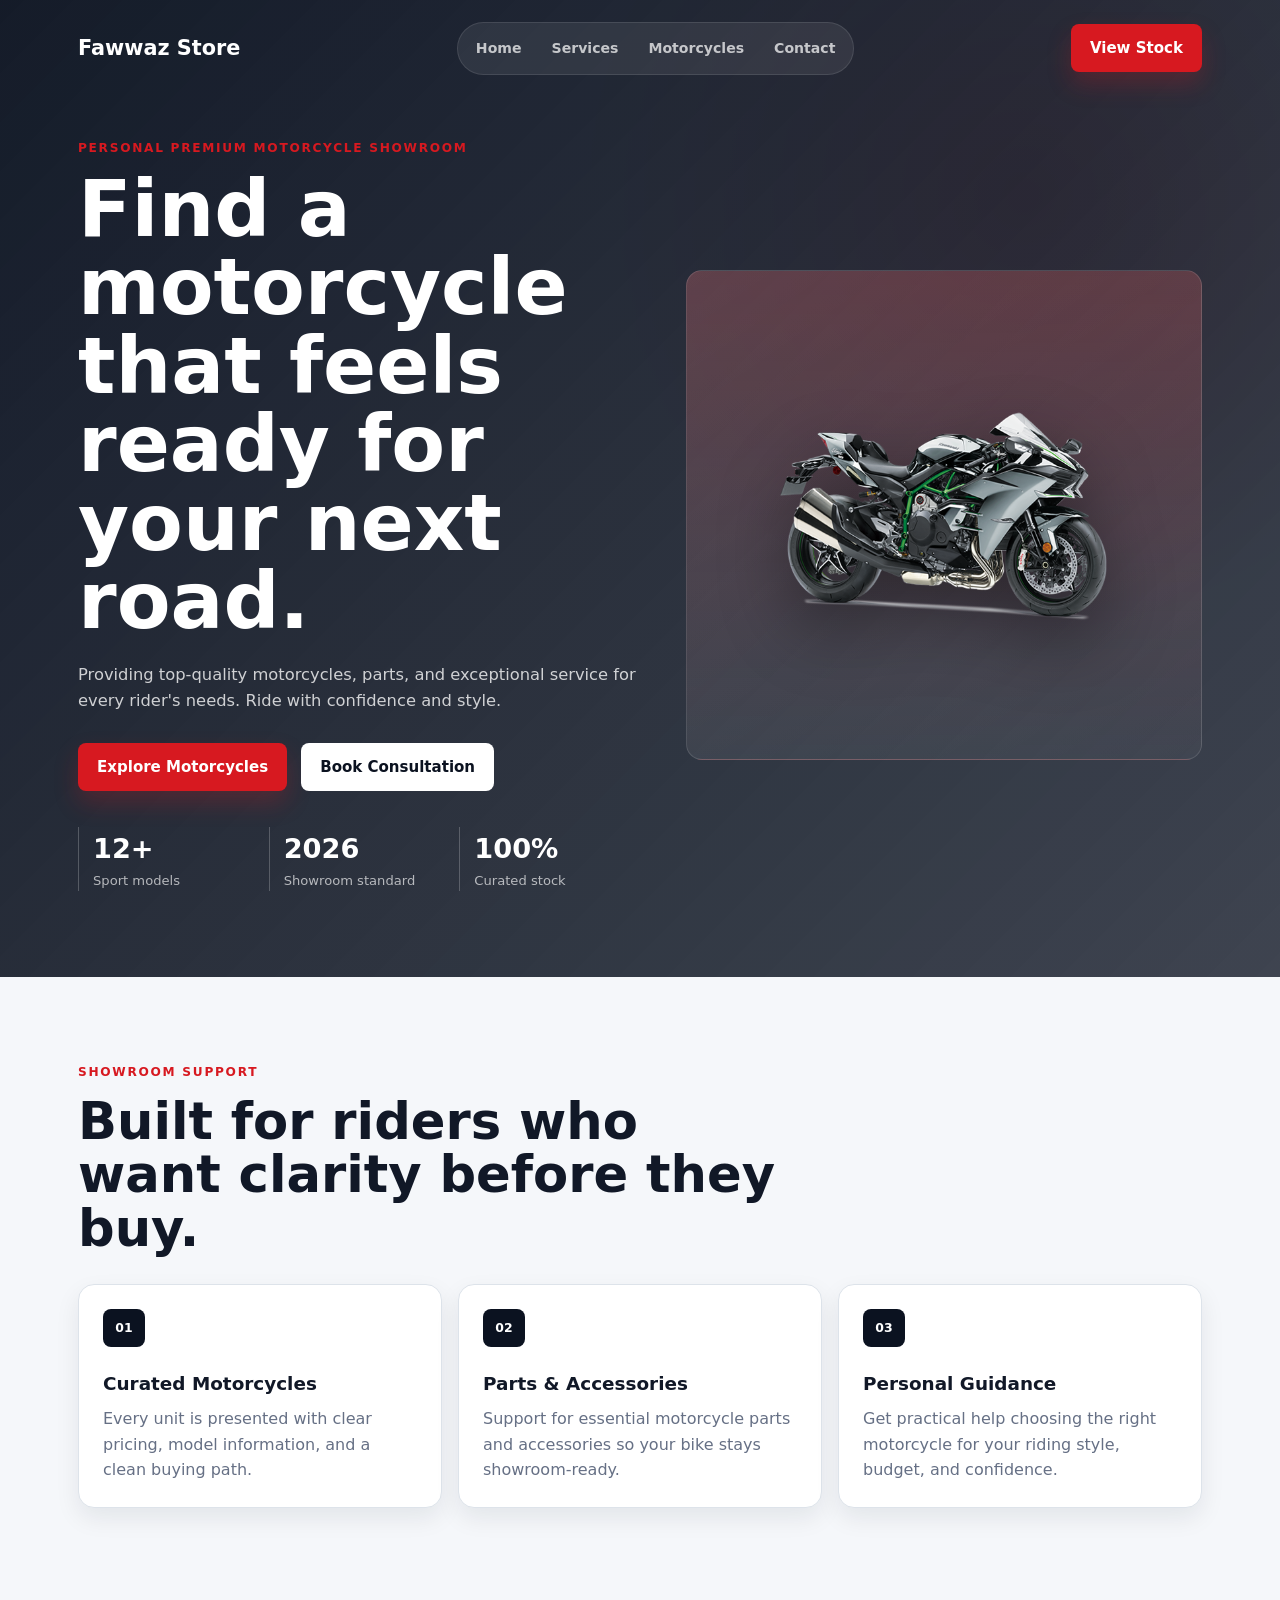
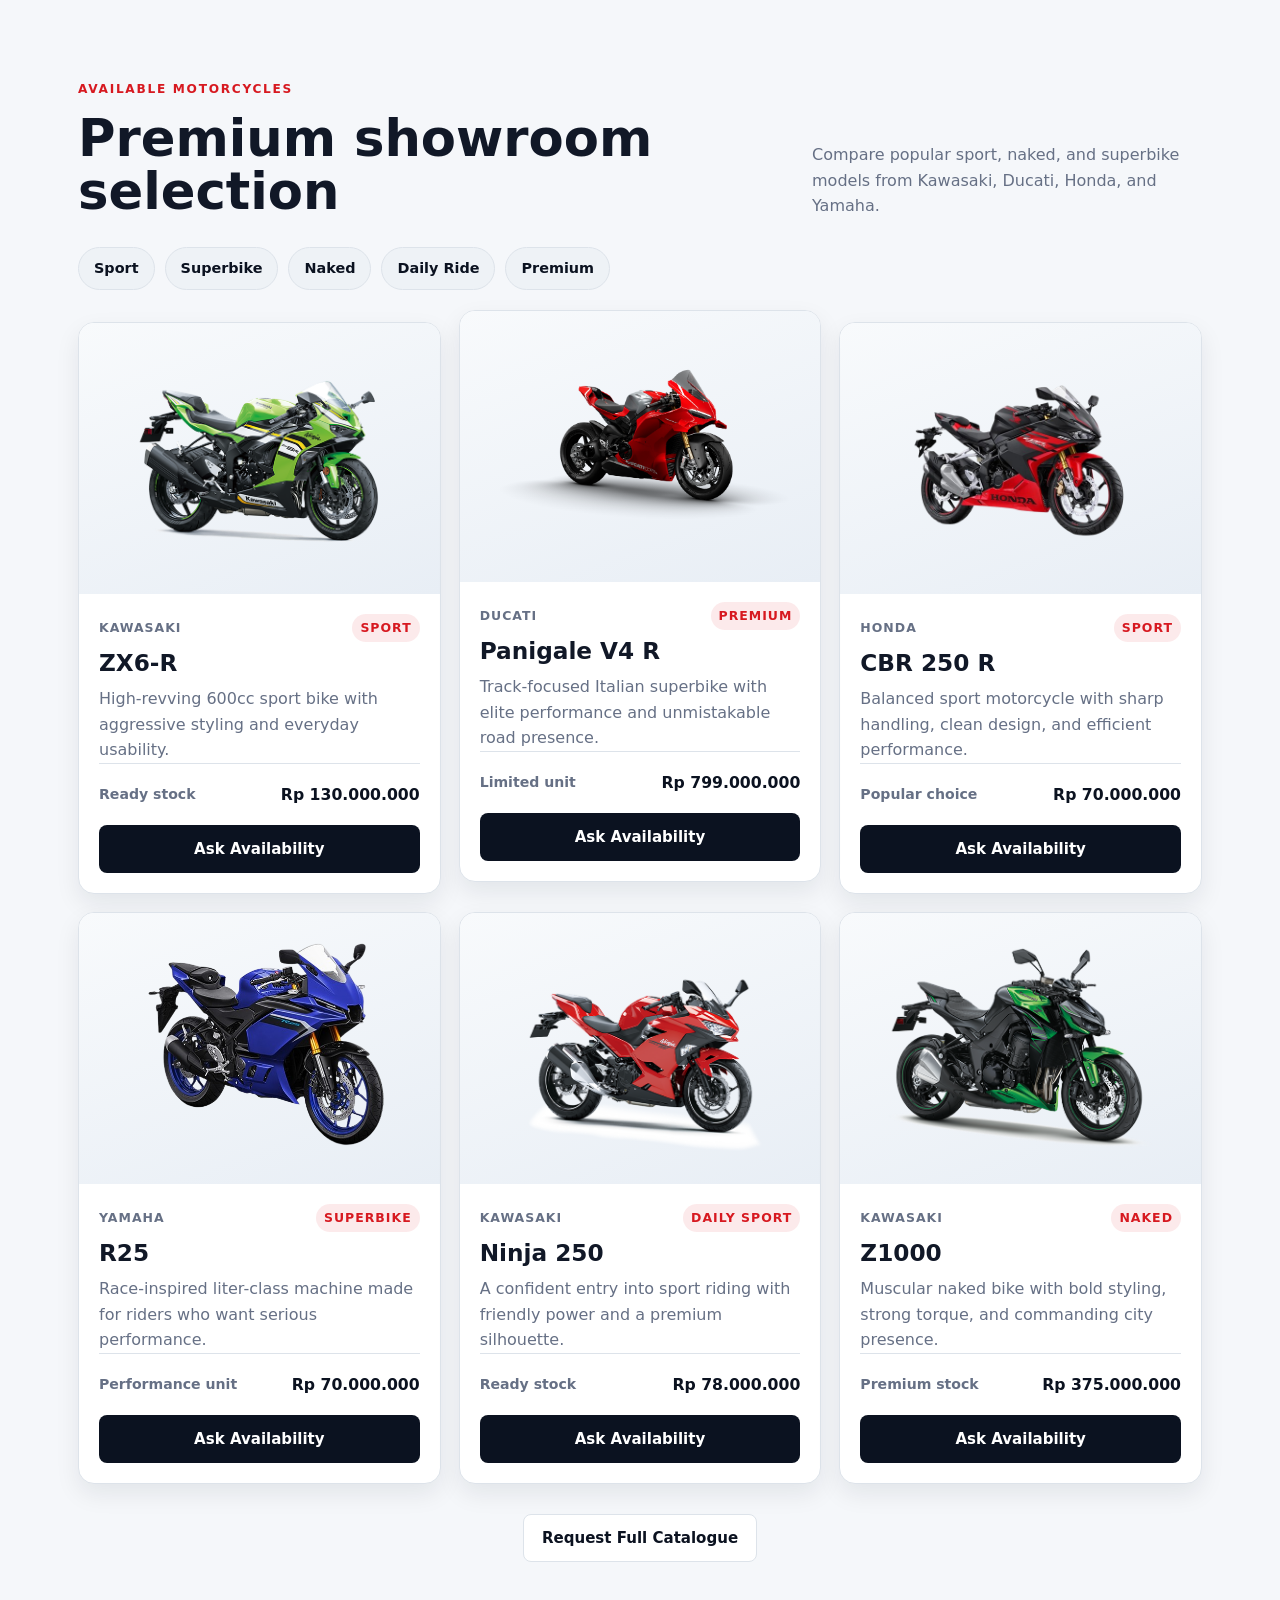
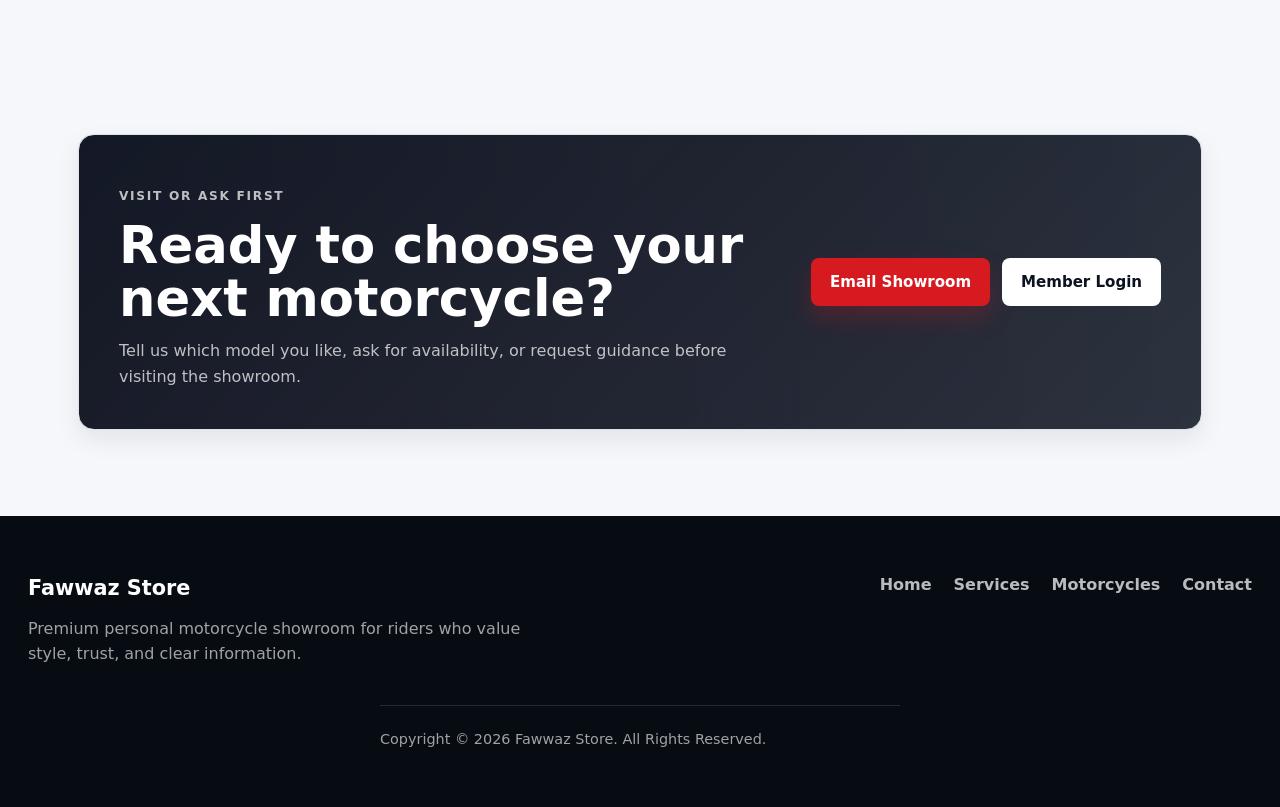
<file: index.html>
<!DOCTYPE html>
<html lang="en">

<head>
    <meta charset="UTF-8">
    <meta name="viewport" content="width=device-width, initial-scale=1.0">
    <meta name="description" content="Fawwaz Store is a personal motorcycle showroom with premium sport motorcycles, trusted service, and simple buying support.">
    <link rel="stylesheet" href="index.css">
    <title>Fawwaz Store | Premium Motorcycle Showroom</title>
</head>

<body>
    <header class="site-header" id="home">
        <nav class="navbar" aria-label="Main navigation">
            <a href="#home" class="logo" aria-label="Fawwaz Store home">Fawwaz Store</a>

            <div class="nav-links">
                <a href="#home">Home</a>
                <a href="#services">Services</a>
                <a href="#product">Motorcycles</a>
                <a href="#contact">Contact</a>
            </div>

            <div class="nav-actions">
                <!-- <a class="btn btn-ghost" href="login.html">Login</a> -->
                <a class="btn btn-primary" href="#product">View Stock</a>
            </div>
        </nav>

        <section class="hero" aria-labelledby="hero-title">
            <div class="hero-content">
                <p class="eyebrow">Personal premium motorcycle showroom</p>
                <h1 id="hero-title">Find a motorcycle that feels ready for your next road.</h1>
                <p class="hero-copy">Providing top-quality motorcycles, parts, and exceptional service for every rider's needs. Ride with confidence and style.</p>

                <div class="hero-actions">
                    <a class="btn btn-primary" href="#product">Explore Motorcycles</a>
                    <a class="btn btn-secondary" href="#contact">Book Consultation</a>
                </div>

                <dl class="hero-stats" aria-label="Showroom highlights">
                    <div>
                        <dt>12+</dt>
                        <dd>Sport models</dd>
                    </div>
                    <div>
                        <dt>2026</dt>
                        <dd>Showroom standard</dd>
                    </div>
                    <div>
                        <dt>100%</dt>
                        <dd>Curated stock</dd>
                    </div>
                </dl>
            </div>

            <div class="hero-visual" aria-label="Featured Kawasaki Ninja H2 motorcycle">
                <img src="image/h2.png" alt="Kawasaki Ninja H2 sport motorcycle">
            </div>
        </section>
    </header>

    <main>
        <section class="section services" id="services" aria-labelledby="services-title">
            <div class="section-heading">
                <p class="eyebrow">Showroom support</p>
                <h2 id="services-title">Built for riders who want clarity before they buy.</h2>
            </div>

            <div class="service-grid">
                <article class="service-card">
                    <span class="service-icon" aria-hidden="true">01</span>
                    <h3>Curated Motorcycles</h3>
                    <p>Every unit is presented with clear pricing, model information, and a clean buying path.</p>
                </article>

                <article class="service-card">
                    <span class="service-icon" aria-hidden="true">02</span>
                    <h3>Parts & Accessories</h3>
                    <p>Support for essential motorcycle parts and accessories so your bike stays showroom-ready.</p>
                </article>

                <article class="service-card">
                    <span class="service-icon" aria-hidden="true">03</span>
                    <h3>Personal Guidance</h3>
                    <p>Get practical help choosing the right motorcycle for your riding style, budget, and confidence.</p>
                </article>
            </div>
        </section>

        <section class="section inventory" id="product" aria-labelledby="inventory-title">
            <div class="section-heading section-heading-wide">
                <div>
                    <p class="eyebrow">Available motorcycles</p>
                    <h2 id="inventory-title">Premium showroom selection</h2>
                </div>
                <p>Compare popular sport, naked, and superbike models from Kawasaki, Ducati, Honda, and Yamaha.</p>
            </div>

            <div class="category-pills" aria-label="Motorcycle categories">
                <a href="#product">Sport</a>
                <a href="#product">Superbike</a>
                <a href="#product">Naked</a>
                <a href="#product">Daily Ride</a>
                <a href="#product">Premium</a>
            </div>

            <div class="motorcycle-grid">
                <article class="motorcycle-card">
                    <div class="card-media">
                        <img src="image/zx6.png" alt="Kawasaki ZX6-R motorcycle">
                    </div>
                    <div class="card-body">
                        <div class="card-topline">
                            <span>Kawasaki</span>
                            <span>Sport</span>
                        </div>
                        <h3>ZX6-R</h3>
                        <p>High-revving 600cc sport bike with aggressive styling and everyday usability.</p>
                        <div class="card-meta">
                            <span>Ready stock</span>
                            <strong>Rp 130.000.000</strong>
                        </div>
                        <a class="card-cta" href="#contact">Ask Availability</a>
                    </div>
                </article>

                <article class="motorcycle-card featured-card">
                    <div class="card-media">
                        <img src="image/Panigale-V4-R.webp" alt="Ducati Panigale V4 R motorcycle">
                    </div>
                    <div class="card-body">
                        <div class="card-topline">
                            <span>Ducati</span>
                            <span>Premium</span>
                        </div>
                        <h3>Panigale V4 R</h3>
                        <p>Track-focused Italian superbike with elite performance and unmistakable road presence.</p>
                        <div class="card-meta">
                            <span>Limited unit</span>
                            <strong>Rp 799.000.000</strong>
                        </div>
                        <a class="card-cta" href="#contact">Ask Availability</a>
                    </div>
                </article>

                <article class="motorcycle-card">
                    <div class="card-media">
                        <img src="image/cbr250.png" alt="Honda CBR 250 R motorcycle">
                    </div>
                    <div class="card-body">
                        <div class="card-topline">
                            <span>Honda</span>
                            <span>Sport</span>
                        </div>
                        <h3>CBR 250 R</h3>
                        <p>Balanced sport motorcycle with sharp handling, clean design, and efficient performance.</p>
                        <div class="card-meta">
                            <span>Popular choice</span>
                            <strong>Rp 70.000.000</strong>
                        </div>
                        <a class="card-cta" href="#contact">Ask Availability</a>
                    </div>
                </article>

                <article class="motorcycle-card">
                    <div class="card-media">
                        <img src="image/r25.png" alt="Yamaha R25 motorcycle">
                    </div>
                    <div class="card-body">
                        <div class="card-topline">
                            <span>Yamaha</span>
                            <span>Superbike</span>
                        </div>
                        <h3>R25</h3>
                        <p>Race-inspired liter-class machine made for riders who want serious performance.</p>
                        <div class="card-meta">
                            <span>Performance unit</span>
                            <strong>Rp 70.000.000</strong>
                        </div>
                        <a class="card-cta" href="#contact">Ask Availability</a>
                    </div>
                </article>

                <article class="motorcycle-card">
                    <div class="card-media">
                        <img src="image/ninja250.png" alt="Kawasaki Ninja 250 motorcycle">
                    </div>
                    <div class="card-body">
                        <div class="card-topline">
                            <span>Kawasaki</span>
                            <span>Daily sport</span>
                        </div>
                        <h3>Ninja 250</h3>
                        <p>A confident entry into sport riding with friendly power and a premium silhouette.</p>
                        <div class="card-meta">
                            <span>Ready stock</span>
                            <strong>Rp 78.000.000</strong>
                        </div>
                        <a class="card-cta" href="#contact">Ask Availability</a>
                    </div>
                </article>

                <article class="motorcycle-card">
                    <div class="card-media">
                        <img src="image/z1000.png" alt="Kawasaki Z1000 motorcycle">
                    </div>
                    <div class="card-body">
                        <div class="card-topline">
                            <span>Kawasaki</span>
                            <span>Naked</span>
                        </div>
                        <h3>Z1000</h3>
                        <p>Muscular naked bike with bold styling, strong torque, and commanding city presence.</p>
                        <div class="card-meta">
                            <span>Premium stock</span>
                            <strong>Rp 375.000.000</strong>
                        </div>
                        <a class="card-cta" href="#contact">Ask Availability</a>
                    </div>
                </article>
            </div>

            <div class="view-more">
                <a class="btn btn-secondary" href="#contact">Request Full Catalogue</a>
            </div>
        </section>

        <section class="section contact" id="contact" aria-labelledby="contact-title">
            <div class="contact-panel">
                <div>
                    <p class="eyebrow">Visit or ask first</p>
                    <h2 id="contact-title">Ready to choose your next motorcycle?</h2>
                    <p>Tell us which model you like, ask for availability, or request guidance before visiting the showroom.</p>
                </div>

                <div class="contact-actions">
                    <a class="btn btn-primary" href="mailto:fawwazstore@example.com">Email Showroom</a>
                    <a class="btn btn-secondary" href="login.html">Member Login</a>
                </div>
            </div>
        </section>
    </main>

    <footer class="site-footer">
        <div>
            <a href="#home" class="footer-logo">Fawwaz Store</a>
            <p>Premium personal motorcycle showroom for riders who value style, trust, and clear information.</p>
        </div>

        <div class="footer-links" aria-label="Footer navigation">
            <a href="#home">Home</a>
            <a href="#services">Services</a>
            <a href="#product">Motorcycles</a>
            <a href="#contact">Contact</a>
        </div>

        <p class="copyright">Copyright &copy; 2026 Fawwaz Store. All Rights Reserved.</p>
    </footer>
</body>

</html>
</file>
<file: index.css>
:root {
    --color-bg: #f5f7fa;
    --color-surface: #ffffff;
    --color-ink: #111827;
    --color-muted: #667085;
    --color-line: #dde3ea;
    --color-primary: #0b1220;
    --color-accent: #d71920;
    --color-accent-dark: #aa1016;
    --color-soft: #eef2f6;
    --shadow-sm: 0 10px 25px rgba(17, 24, 39, 0.08);
    --shadow-md: 0 18px 45px rgba(17, 24, 39, 0.12);
    --radius-sm: 8px;
    --radius-md: 16px;
    --container: 1180px;
}

* {
    box-sizing: border-box;
    margin: 0;
    padding: 0;
}

html {
    scroll-behavior: smooth;
}

body {
    background: var(--color-bg);
    color: var(--color-ink);
    font-family: Inter, ui-sans-serif, system-ui, -apple-system, BlinkMacSystemFont, "Segoe UI", sans-serif;
    font-size: 16px;
    line-height: 1.6;
}

img {
    display: block;
    max-width: 100%;
}

a {
    color: inherit;
    text-decoration: none;
}

a:focus-visible,
button:focus-visible {
    outline: 3px solid rgba(215, 25, 32, 0.35);
    outline-offset: 3px;
}

.site-header {
    background:
        linear-gradient(135deg, rgba(11, 18, 32, 0.96), rgba(11, 18, 32, 0.78)),
        radial-gradient(circle at 80% 20%, rgba(215, 25, 32, 0.32), transparent 34%);
    color: #ffffff;
    min-height: 100svh;
    overflow: hidden;
}

.navbar {
    align-items: center;
    display: flex;
    flex-wrap: wrap;
    gap: 18px;
    justify-content: space-between;
    margin: 0 auto;
    max-width: var(--container);
    padding: 18px 20px;
    position: relative;
    z-index: 2;
}

.logo,
.footer-logo {
    font-size: 1.3rem;
    font-weight: 800;
    letter-spacing: 0;
}

.nav-actions {
    display: none;
}

.nav-links {
    background: rgba(255, 255, 255, 0.08);
    border: 1px solid rgba(255, 255, 255, 0.1);
    border-radius: 999px;
    display: flex;
    gap: 6px;
    order: 3;
    overflow-x: auto;
    padding: 6px;
    scrollbar-width: none;
    width: 100%;
}

.nav-links::-webkit-scrollbar {
    display: none;
}

.nav-links a {
    border-radius: 999px;
    color: rgba(255, 255, 255, 0.72);
    flex: 0 0 auto;
    font-size: 0.88rem;
    font-weight: 800;
    padding: 8px 12px;
    transition: background-color 180ms ease, color 180ms ease;
}

.nav-links a:hover {
    background: rgba(255, 255, 255, 0.12);
    color: #ffffff;
}

.btn,
.card-cta {
    align-items: center;
    border: 1px solid transparent;
    border-radius: var(--radius-sm);
    cursor: pointer;
    display: inline-flex;
    font-size: 0.94rem;
    font-weight: 800;
    justify-content: center;
    min-height: 44px;
    padding: 11px 18px;
    transition: background-color 180ms ease, border-color 180ms ease, box-shadow 180ms ease, color 180ms ease, transform 180ms ease;
}

.btn:hover,
.card-cta:hover {
    transform: translateY(-2px);
}

.btn-primary {
    background: var(--color-accent);
    color: #ffffff;
    box-shadow: 0 12px 24px rgba(215, 25, 32, 0.24);
}

.btn-primary:hover {
    background: var(--color-accent-dark);
}

.btn-secondary {
    background: #ffffff;
    border-color: rgba(255, 255, 255, 0.24);
    color: var(--color-primary);
}

.btn-secondary:hover {
    box-shadow: var(--shadow-sm);
}

.btn-ghost {
    border-color: rgba(255, 255, 255, 0.22);
    color: #ffffff;
}

.btn-ghost:hover {
    background: rgba(255, 255, 255, 0.1);
}

.hero {
    display: grid;
    gap: 34px;
    margin: 0 auto;
    max-width: var(--container);
    padding: 42px 20px 64px;
}

.hero-content {
    max-width: 680px;
}

.eyebrow {
    color: var(--color-accent);
    font-size: 0.76rem;
    font-weight: 900;
    letter-spacing: 0.14em;
    margin-bottom: 12px;
    text-transform: uppercase;
}

.hero h1 {
    font-size: clamp(2.35rem, 11vw, 4.9rem);
    font-weight: 900;
    letter-spacing: 0;
    line-height: 1;
    max-width: 760px;
}

.hero-copy {
    color: rgba(255, 255, 255, 0.78);
    font-size: 1.02rem;
    margin-top: 22px;
    max-width: 590px;
}

.hero-actions,
.contact-actions {
    display: flex;
    flex-wrap: wrap;
    gap: 12px;
    margin-top: 28px;
}

.hero-stats {
    display: grid;
    gap: 12px;
    grid-template-columns: repeat(3, 1fr);
    margin-top: 36px;
    max-width: 560px;
}

.hero-stats div {
    border-left: 1px solid rgba(255, 255, 255, 0.22);
    padding-left: 14px;
}

.hero-stats dt {
    font-size: 1.4rem;
    font-weight: 900;
}

.hero-stats dd {
    color: rgba(255, 255, 255, 0.66);
    font-size: 0.82rem;
}

.hero-visual {
    align-items: center;
    background:
        linear-gradient(145deg, rgba(255, 255, 255, 0.12), rgba(255, 255, 255, 0.04)),
        linear-gradient(180deg, rgba(215, 25, 32, 0.2), rgba(255, 255, 255, 0));
    border: 1px solid rgba(255, 255, 255, 0.12);
    border-radius: var(--radius-md);
    display: flex;
    justify-content: center;
    min-height: 290px;
    padding: 24px;
}

.hero-visual img {
    filter: drop-shadow(0 26px 34px rgba(0, 0, 0, 0.38));
    height: auto;
    max-height: 430px;
    object-fit: contain;
    width: min(100%, 660px);
}

.section {
    margin: 0 auto;
    max-width: var(--container);
    padding: 70px 20px;
}

.section-heading {
    margin-bottom: 28px;
    max-width: 720px;
}

.section-heading h2,
.contact h2 {
    font-size: clamp(2rem, 7vw, 3.2rem);
    font-weight: 900;
    letter-spacing: 0;
    line-height: 1.05;
}

.section-heading p:not(.eyebrow),
.contact p {
    color: var(--color-muted);
    margin-top: 12px;
}

.service-grid {
    display: grid;
    gap: 16px;
}

.service-card,
.motorcycle-card,
.contact-panel {
    background: var(--color-surface);
    border: 1px solid var(--color-line);
    border-radius: var(--radius-md);
    box-shadow: var(--shadow-sm);
}

.service-card {
    padding: 24px;
}

.service-icon {
    align-items: center;
    background: var(--color-primary);
    border-radius: var(--radius-sm);
    color: #ffffff;
    display: inline-flex;
    font-size: 0.78rem;
    font-weight: 900;
    height: 38px;
    justify-content: center;
    margin-bottom: 22px;
    width: 42px;
}

.service-card h3 {
    font-size: 1.15rem;
    margin-bottom: 8px;
}

.service-card p,
.motorcycle-card p {
    color: var(--color-muted);
}

.inventory {
    padding-top: 38px;
}

.section-heading-wide {
    display: grid;
    gap: 12px;
    max-width: none;
}

.category-pills {
    display: flex;
    gap: 10px;
    margin-bottom: 26px;
    overflow-x: auto;
    padding-bottom: 6px;
    scrollbar-width: thin;
}

.category-pills a {
    background: var(--color-soft);
    border: 1px solid var(--color-line);
    border-radius: 999px;
    color: var(--color-primary);
    flex: 0 0 auto;
    font-size: 0.9rem;
    font-weight: 800;
    padding: 9px 15px;
    transition: background-color 180ms ease, border-color 180ms ease, color 180ms ease;
}

.category-pills a:hover {
    background: var(--color-primary);
    border-color: var(--color-primary);
    color: #ffffff;
}

.motorcycle-grid {
    display: grid;
    gap: 18px;
}

.motorcycle-card {
    display: flex;
    flex-direction: column;
    overflow: hidden;
    transition: box-shadow 220ms ease, transform 220ms ease;
}

.motorcycle-card:hover {
    box-shadow: var(--shadow-md);
    transform: translateY(-6px);
}

.card-media {
    align-items: center;
    aspect-ratio: 4 / 3;
    background:
        linear-gradient(160deg, #f8fafc, #e8eef5);
    display: flex;
    justify-content: center;
    overflow: hidden;
    padding: 18px;
}

.card-media img {
    height: 100%;
    object-fit: contain;
    transition: transform 260ms ease;
    width: 100%;
}

.motorcycle-card:hover .card-media img {
    transform: scale(1.04);
}

.card-body {
    display: flex;
    flex: 1;
    flex-direction: column;
    padding: 20px;
}

.card-topline,
.card-meta {
    align-items: center;
    display: flex;
    gap: 10px;
    justify-content: space-between;
}

.card-topline {
    color: var(--color-muted);
    font-size: 0.78rem;
    font-weight: 900;
    letter-spacing: 0.08em;
    margin-bottom: 8px;
    text-transform: uppercase;
}

.card-topline span:last-child {
    background: rgba(215, 25, 32, 0.09);
    border-radius: 999px;
    color: var(--color-accent);
    padding: 4px 8px;
    white-space: nowrap;
}

.card-body h3 {
    font-size: 1.45rem;
    line-height: 1.15;
    margin-bottom: 10px;
}

.card-meta {
    border-top: 1px solid var(--color-line);
    margin-top: auto;
    padding-top: 18px;
}

.card-meta span {
    color: var(--color-muted);
    font-size: 0.88rem;
    font-weight: 700;
}

.card-meta strong {
    color: var(--color-primary);
    font-size: 0.98rem;
    text-align: right;
}

.card-cta {
    background: var(--color-primary);
    color: #ffffff;
    margin-top: 18px;
    width: 100%;
}

.card-cta:hover {
    background: var(--color-accent);
}

.view-more {
    display: flex;
    justify-content: center;
    margin-top: 30px;
}

.view-more .btn-secondary {
    border-color: var(--color-line);
}

.contact {
    padding-top: 36px;
}

.contact-panel {
    background:
        linear-gradient(135deg, rgba(11, 18, 32, 0.96), rgba(11, 18, 32, 0.86)),
        linear-gradient(90deg, rgba(215, 25, 32, 0.3), transparent);
    color: #ffffff;
    display: grid;
    gap: 24px;
    padding: 28px;
}

.contact-panel p {
    color: rgba(255, 255, 255, 0.72);
    max-width: 620px;
}

.contact-panel .btn-secondary {
    border-color: rgba(255, 255, 255, 0.24);
}

.site-footer {
    background: #070b12;
    color: #ffffff;
    display: grid;
    gap: 28px;
    padding: 44px 20px;
}

.site-footer > * {
    margin: 0 auto;
    max-width: var(--container);
    width: 100%;
}

.site-footer p {
    color: rgba(255, 255, 255, 0.62);
    margin-top: 10px;
    max-width: 520px;
}

.footer-links {
    display: flex;
    flex-wrap: wrap;
    gap: 14px 22px;
}

.footer-links a {
    color: rgba(255, 255, 255, 0.72);
    font-weight: 700;
    transition: color 180ms ease;
}

.footer-links a:hover {
    color: #ffffff;
}

.copyright {
    border-top: 1px solid rgba(255, 255, 255, 0.12);
    font-size: 0.9rem;
    padding-top: 22px;
}

@media (min-width: 520px) {
    .nav-actions {
        display: flex;
        gap: 10px;
    }

    .hero-stats dt {
        font-size: 1.7rem;
    }

}

@media (min-width: 640px) {
    .service-grid,
    .motorcycle-grid {
        grid-template-columns: repeat(2, minmax(0, 1fr));
    }
}

@media (min-width: 768px) {
    .navbar {
        flex-wrap: nowrap;
        padding: 22px 28px;
    }

    .nav-links {
        order: initial;
        overflow-x: visible;
        width: auto;
    }

    .hero {
        padding: 72px 28px 86px;
    }

    .hero-actions {
        gap: 14px;
    }

    .section {
        padding: 86px 28px;
    }

    .section-heading-wide {
        align-items: end;
        grid-template-columns: minmax(0, 1fr) minmax(240px, 390px);
    }

    .contact-panel {
        align-items: center;
        grid-template-columns: minmax(0, 1fr) auto;
        padding: 40px;
    }

    .contact-actions {
        justify-content: flex-end;
        margin-top: 0;
    }

    .site-footer {
        padding: 56px 28px;
    }
}

@media (min-width: 1024px) {
    .site-header {
        min-height: 760px;
    }

    .hero {
        align-items: center;
        grid-template-columns: minmax(0, 1fr) minmax(420px, 0.9fr);
        min-height: 650px;
        padding-top: 42px;
    }

    .hero-visual {
        min-height: 490px;
        padding: 34px;
    }

    .service-grid {
        grid-template-columns: repeat(3, minmax(0, 1fr));
    }

    .motorcycle-grid {
        grid-template-columns: repeat(3, minmax(0, 1fr));
    }

    .featured-card {
        transform: translateY(-12px);
    }

    .featured-card:hover {
        transform: translateY(-18px);
    }

    .site-footer {
        align-items: start;
        grid-template-columns: minmax(260px, 1fr) auto;
    }

    .site-footer > * {
        max-width: none;
    }

    .copyright {
        grid-column: 1 / -1;
    }
}

@media (min-width: 1440px) {
    :root {
        --container: 1280px;
    }

    .navbar {
        padding-left: 0;
        padding-right: 0;
    }

    .hero,
    .section {
        padding-left: 0;
        padding-right: 0;
    }

    .hero h1 {
        font-size: 5.2rem;
    }
}

@media (prefers-reduced-motion: reduce) {
    *,
    *::before,
    *::after {
        scroll-behavior: auto !important;
        transition-duration: 0.01ms !important;
        animation-duration: 0.01ms !important;
        animation-iteration-count: 1 !important;
    }
}
</file>
